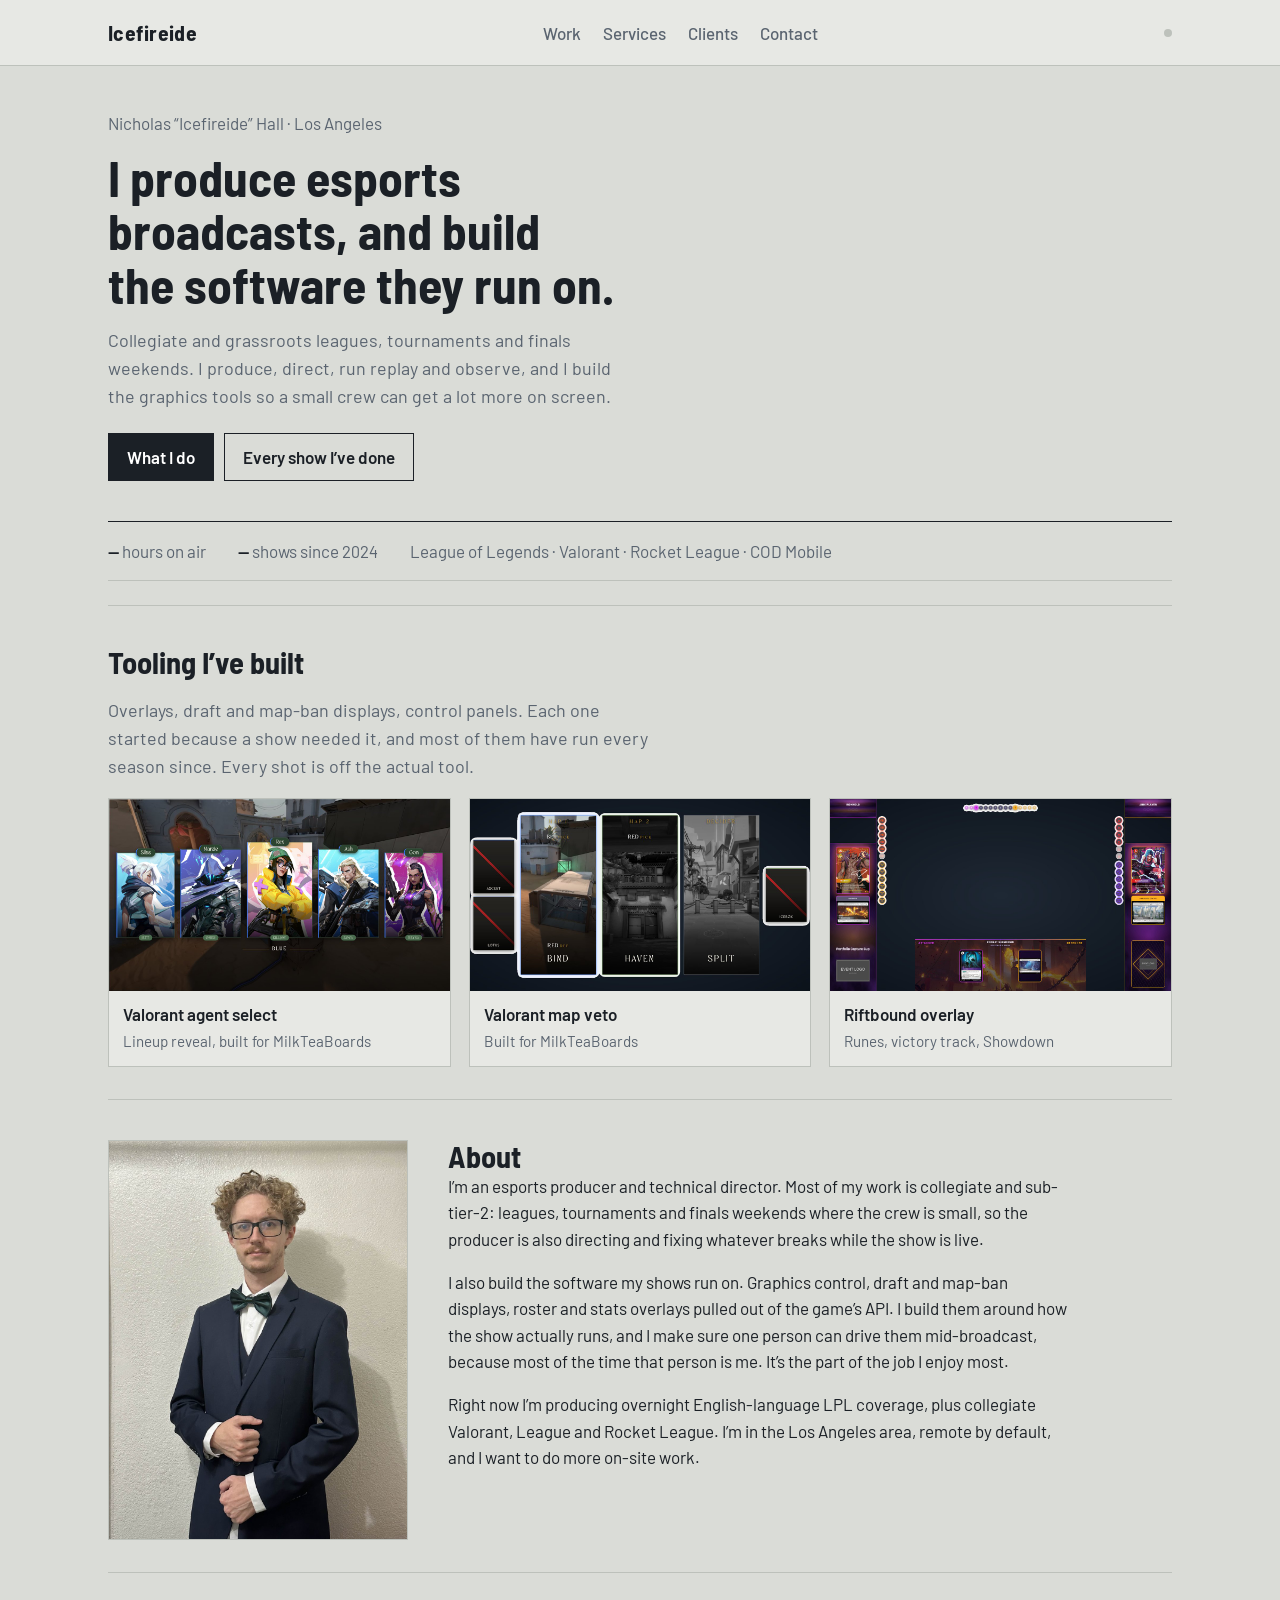
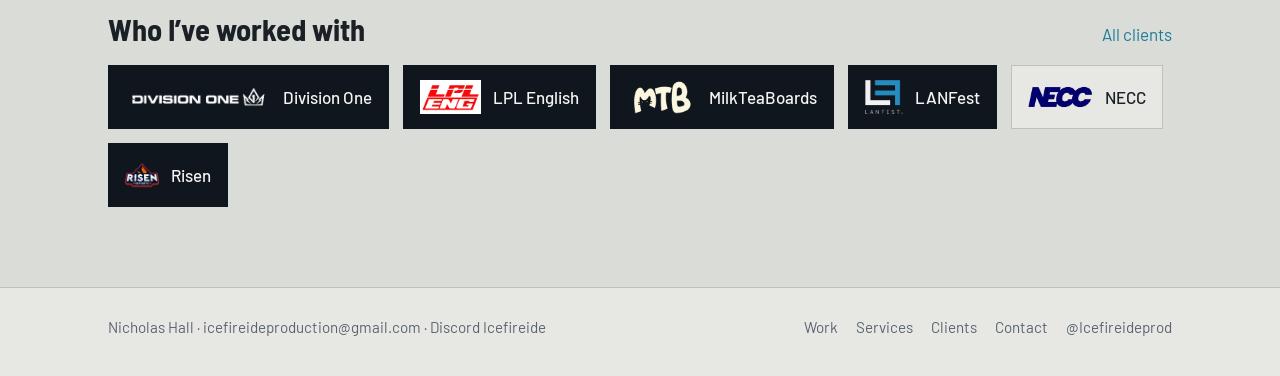
<file: index.html>
<!DOCTYPE html>
<html lang="en">
<head>
  <meta charset="UTF-8">
  <meta name="viewport" content="width=device-width, initial-scale=1">
  <title>Nicholas “Icefireide” Hall · Esports broadcast producer</title>
  <meta name="description" content="Nicholas “Icefireide” Hall produces esports broadcasts for collegiate and grassroots leagues, and builds the graphics tools they run on. Los Angeles, remote by default.">
  <link rel="preconnect" href="https://fonts.googleapis.com">
  <link rel="stylesheet" href="https://fonts.googleapis.com/css2?family=Barlow:wght@400;500;600&family=Barlow+Semi+Condensed:wght@600;700&display=swap">
  <link rel="stylesheet" href="site.css">
  <link rel="icon" href="favicon.svg" type="image/svg+xml">
  <script async src="https://www.googletagmanager.com/gtag/js?id=G-920XP9KWHX"></script>
  <script>window.dataLayer=window.dataLayer||[];function gtag(){dataLayer.push(arguments);}gtag('js',new Date());gtag('config','G-920XP9KWHX');</script>
</head>
<body>
  <header class="nav">
    <div class="wrap">
      <a href="index.html" class="wordmark">Icefireide</a>
      <ul class="nav-links">
        <li><a href="work.html">Work</a></li>
        <li><a href="services.html">Services</a></li>
        <li><a href="clients.html">Clients</a></li>
        <li><a href="contact.html">Contact</a></li>
      </ul>
      <span class="avail" data-avail></span>
    </div>
  </header>

  <main>
    <div class="wrap">
      <section class="hero">
        <div>
          <p class="who">Nicholas “Icefireide” Hall · Los Angeles</p>
          <h1>I produce esports broadcasts, and build the software they run on.</h1>
          <p class="lead">Collegiate and grassroots leagues, tournaments and finals weekends. I produce, direct, run replay and observe, and I build the graphics tools so a small crew can get a lot more on screen.</p>
          <div class="btns">
            <a href="services.html" class="btn primary">What I do</a>
            <a href="work.html" class="btn">Every show I’ve done</a>
          </div>
        </div>
        <div data-latest hidden>
          <div class="video"><iframe src="" title="Latest show" loading="lazy" allow="accelerometer; encrypted-media; picture-in-picture" allowfullscreen></iframe></div>
          <div class="video-cap" data-latest-cap></div>
        </div>
      </section>

      <div class="strip" data-totals-ready hidden>
        <span><b data-total="hours">—</b> hours on air</span>
        <span><b data-total="shows">—</b> shows since 2024</span>
        <span>League of Legends · Valorant · Rocket League · COD Mobile</span>
      </div>

      <section class="section">
        <div class="section-head">
          <h2>Tooling I’ve built</h2>
        </div>
        <p class="lead">Overlays, draft and map-ban displays, control panels. Each one started because a show needed it, and most of them have run every season since. Every shot is off the actual tool.</p>
        <div class="stills">
          <figure class="still"><img src="tooling/mtb-lineup.jpg" alt="Valorant agent select and lineup reveal" width="1280" height="720" loading="lazy"><figcaption><b>Valorant agent select</b><span>Lineup reveal, built for MilkTeaBoards</span></figcaption></figure>
          <figure class="still"><img src="tooling/mtb-veto.jpg" alt="Valorant map veto display with banned and picked maps" width="1280" height="720" loading="lazy"><figcaption><b>Valorant map veto</b><span>Built for MilkTeaBoards</span></figcaption></figure>
          <figure class="still"><img src="tooling/riftbound-overlay.jpg" alt="Riftbound overlay with rune clusters and the shared victory track" width="1280" height="720" loading="lazy"><figcaption><b>Riftbound overlay</b><span>Runes, victory track, Showdown</span></figcaption></figure>
        </div>
      </section>

      <section class="section">
        <div class="about">
          <img src="headshot.jpg" alt="Nicholas Hall" width="1000" height="1333" loading="lazy">
          <div>
            <h2>About</h2>
            <p>I’m an esports producer and technical director. Most of my work is collegiate and sub-tier-2: leagues, tournaments and finals weekends where the crew is small, so the producer is also directing and fixing whatever breaks while the show is live.</p>
            <p>I also build the software my shows run on. Graphics control, draft and map-ban displays, roster and stats overlays pulled out of the game’s API. I build them around how the show actually runs, and I make sure one person can drive them mid-broadcast, because most of the time that person is me. It’s the part of the job I enjoy most.</p>
            <p>Right now I’m producing overnight English-language LPL coverage, plus collegiate Valorant, League and Rocket League. I’m in the Los Angeles area, remote by default, and I want to do more on-site work.</p>
          </div>
        </div>
      </section>

      <section class="section">
        <div class="section-head">
          <h2>Who I’ve worked with</h2>
          <p><a href="clients.html">All clients</a></p>
        </div>
        <div class="logos">
          <div class="dark"><img src="D1 Logo.png" alt="" width="120" height="34">Division One</div>
          <div class="dark"><img src="LPL English Logo.png" alt="" width="120" height="34">LPL English</div>
          <div class="dark"><img src="mtb-logo.png" alt="" width="120" height="34">MilkTeaBoards</div>
          <div class="dark"><img src="LanFest Logo.png" alt="" width="120" height="34">LANFest</div>
          <div><img src="NECC Logo.png" alt="" width="120" height="34">NECC</div>
          <div class="dark"><img src="Risen Logo.webp" alt="" width="120" height="34">Risen</div>
        </div>
      </section>
    </div>
  </main>

  <footer>
    <div class="wrap">
      <div>Nicholas Hall · <a data-email="text" href="#"></a> · Discord Icefireide</div>
      <div class="links">
        <a href="work.html">Work</a><a href="services.html">Services</a><a href="clients.html">Clients</a><a href="contact.html">Contact</a><a href="https://twitter.com/Icefireideprod" target="_blank" rel="noopener">@Icefireideprod</a>
      </div>
    </div>
  </footer>
  <script src="site.js"></script>
</body>
</html>
</file>
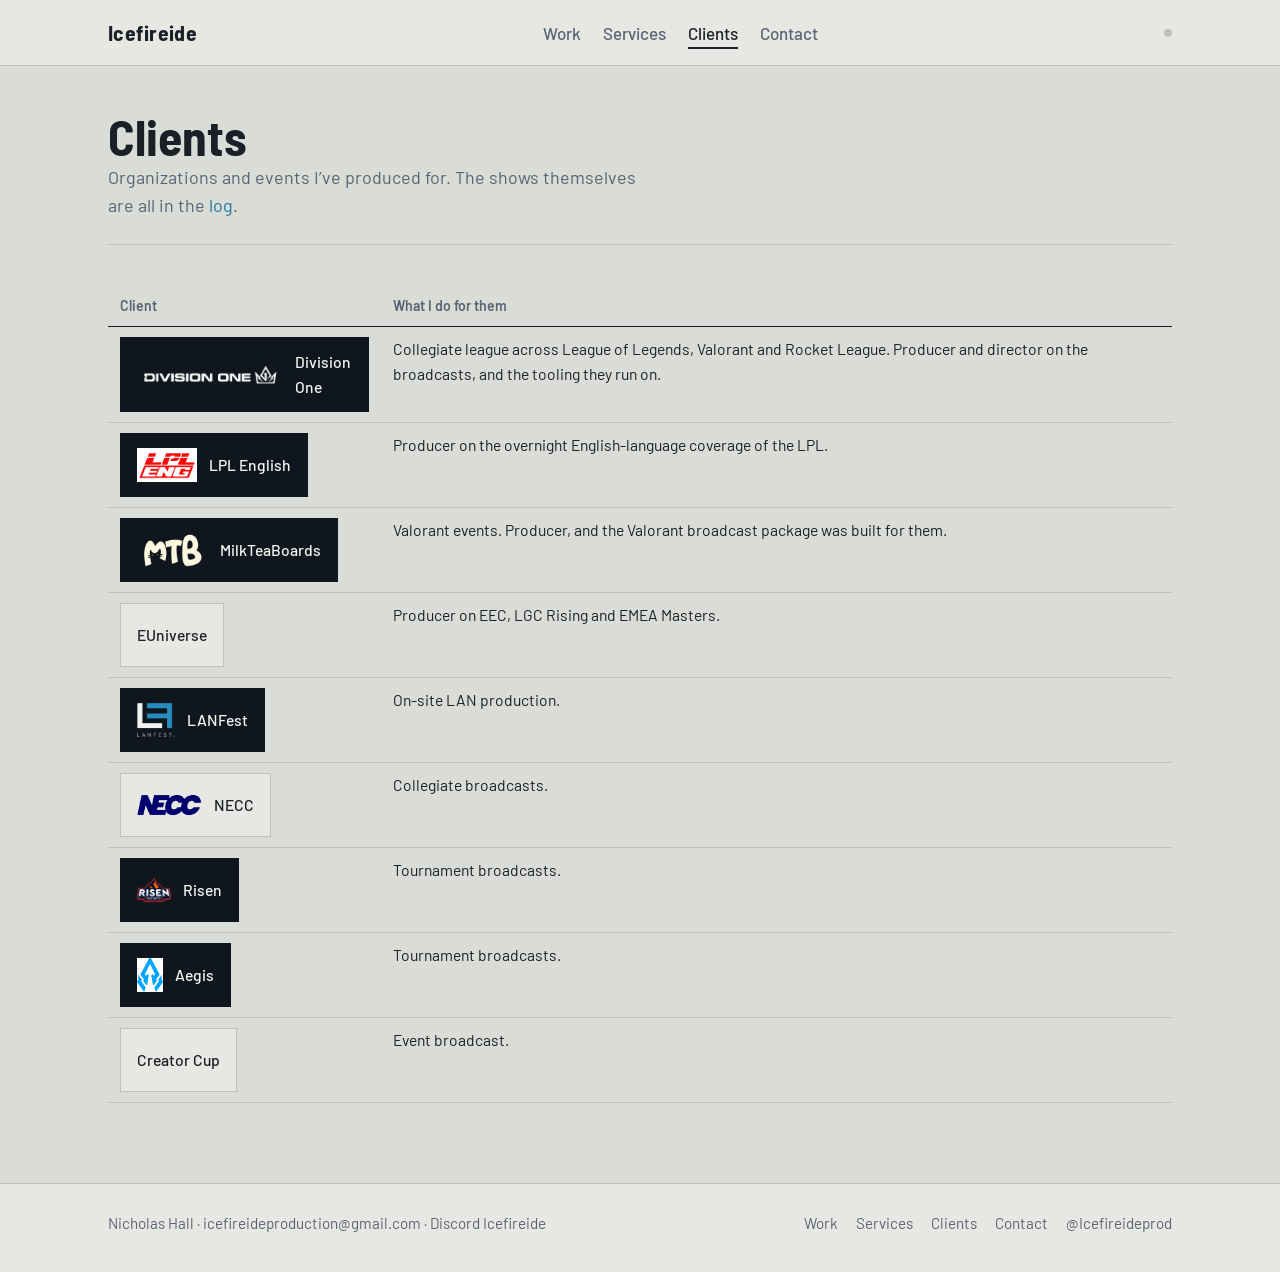
<file: clients.html>
<!DOCTYPE html>
<html lang="en">
<head>
  <meta charset="UTF-8">
  <meta name="viewport" content="width=device-width, initial-scale=1">
  <title>Clients · Icefireide</title>
  <meta name="description" content="Organizations and events Nicholas “Icefireide” Hall has produced for: Division One, MilkTeaBoards, LPL English, EUniverse, LANFest, NECC, Risen, Aegis and more.">
  <link rel="preconnect" href="https://fonts.googleapis.com">
  <link rel="stylesheet" href="https://fonts.googleapis.com/css2?family=Barlow:wght@400;500;600&family=Barlow+Semi+Condensed:wght@600;700&display=swap">
  <link rel="stylesheet" href="site.css">
  <link rel="icon" href="favicon.svg" type="image/svg+xml">
  <script async src="https://www.googletagmanager.com/gtag/js?id=G-920XP9KWHX"></script>
  <script>window.dataLayer=window.dataLayer||[];function gtag(){dataLayer.push(arguments);}gtag('js',new Date());gtag('config','G-920XP9KWHX');</script>
</head>
<body>
  <header class="nav">
    <div class="wrap">
      <a href="index.html" class="wordmark">Icefireide</a>
      <ul class="nav-links">
        <li><a href="work.html">Work</a></li>
        <li><a href="services.html">Services</a></li>
        <li><a href="clients.html" aria-current="page">Clients</a></li>
        <li><a href="contact.html">Contact</a></li>
      </ul>
      <span class="avail" data-avail></span>
    </div>
  </header>

  <main>
    <div class="wrap">
      <h1>Clients</h1>
      <p class="lead">Organizations and events I’ve produced for. The shows themselves are all in the <a href="work.html">log</a>.</p>

      <section class="section">
        <div class="tbl">
          <table>
            <thead><tr><th>Client</th><th>What I do for them</th></tr></thead>
            <tbody>
              <tr><td><div class="logos"><div class="dark"><img src="D1 Logo.png" alt="" width="120" height="34">Division One</div></div></td><td>Collegiate league across League of Legends, Valorant and Rocket League. Producer and director on the broadcasts, and the tooling they run on.</td></tr>
              <tr><td><div class="logos"><div class="dark"><img src="LPL English Logo.png" alt="" width="120" height="34">LPL English</div></div></td><td>Producer on the overnight English-language coverage of the LPL.</td></tr>
              <tr><td><div class="logos"><div class="dark"><img src="mtb-logo.png" alt="" width="120" height="34">MilkTeaBoards</div></div></td><td>Valorant events. Producer, and the Valorant broadcast package was built for them.</td></tr>
              <tr><td><div class="logos"><div>EUniverse</div></div></td><td>Producer on EEC, LGC Rising and EMEA Masters.</td></tr>
              <tr><td><div class="logos"><div class="dark"><img src="LanFest Logo.png" alt="" width="120" height="34">LANFest</div></div></td><td>On-site LAN production.</td></tr>
              <tr><td><div class="logos"><div><img src="NECC Logo.png" alt="" width="120" height="34">NECC</div></div></td><td>Collegiate broadcasts.</td></tr>
              <tr><td><div class="logos"><div class="dark"><img src="Risen Logo.webp" alt="" width="120" height="34">Risen</div></div></td><td>Tournament broadcasts.</td></tr>
              <tr><td><div class="logos"><div class="dark"><img src="Aegis Logo.png" alt="" width="120" height="34">Aegis</div></div></td><td>Tournament broadcasts.</td></tr>
              <tr><td><div class="logos"><div>Creator Cup</div></div></td><td>Event broadcast.</td></tr>
            </tbody>
          </table>
        </div>
      </section>
    </div>
  </main>

  <footer>
    <div class="wrap">
      <div>Nicholas Hall · <a data-email="text" href="#"></a> · Discord Icefireide</div>
      <div class="links">
        <a href="work.html">Work</a><a href="services.html">Services</a><a href="clients.html">Clients</a><a href="contact.html">Contact</a><a href="https://twitter.com/Icefireideprod" target="_blank" rel="noopener">@Icefireideprod</a>
      </div>
    </div>
  </footer>
  <script src="site.js"></script>
</body>
</html>
</file>
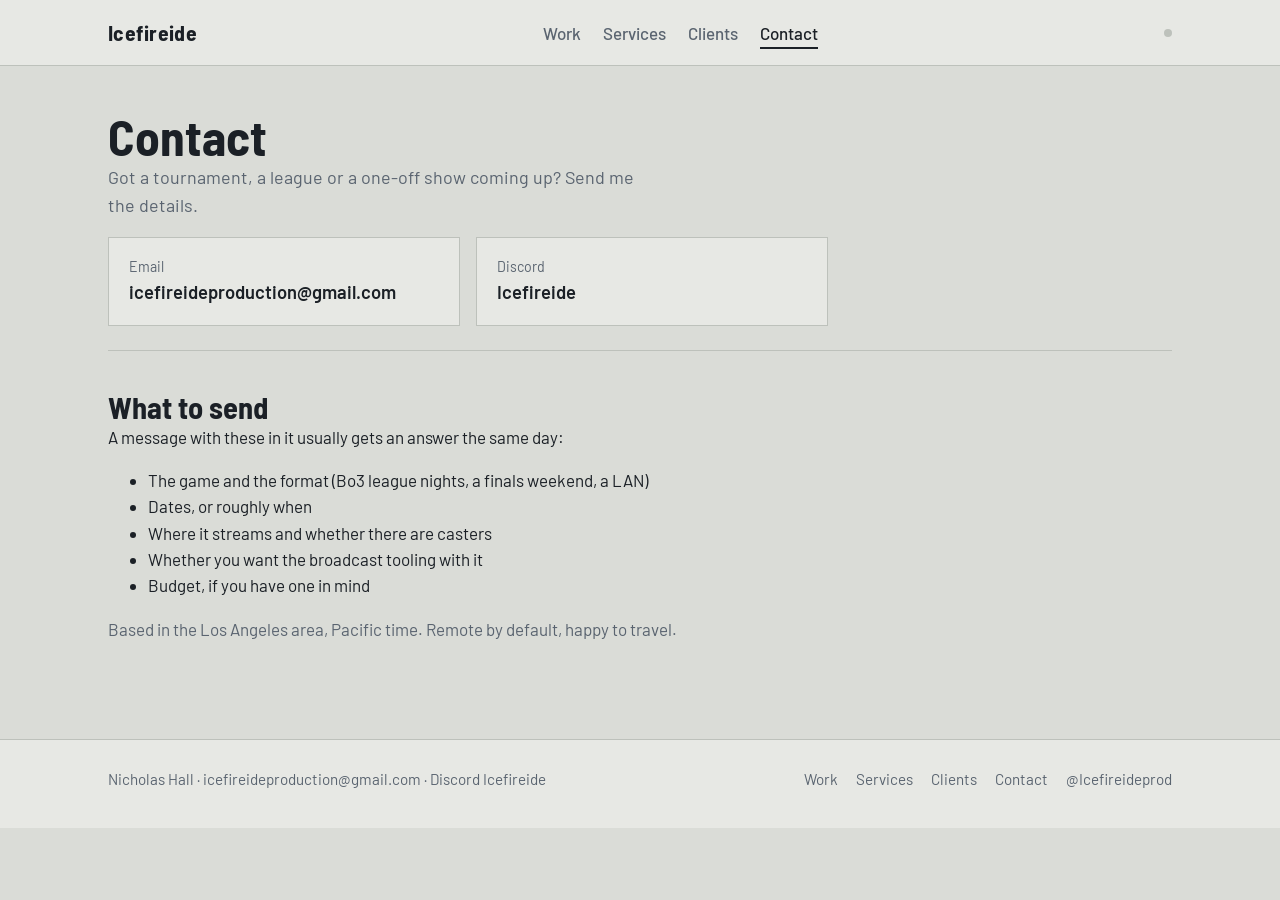
<file: contact.html>
<!DOCTYPE html>
<html lang="en">
<head>
  <meta charset="UTF-8">
  <meta name="viewport" content="width=device-width, initial-scale=1">
  <title>Contact · Icefireide</title>
  <meta name="description" content="Book Nicholas “Icefireide” Hall for esports broadcast production, remote or on site. Email and Discord.">
  <link rel="preconnect" href="https://fonts.googleapis.com">
  <link rel="stylesheet" href="https://fonts.googleapis.com/css2?family=Barlow:wght@400;500;600&family=Barlow+Semi+Condensed:wght@600;700&display=swap">
  <link rel="stylesheet" href="site.css">
  <link rel="icon" href="favicon.svg" type="image/svg+xml">
  <script async src="https://www.googletagmanager.com/gtag/js?id=G-920XP9KWHX"></script>
  <script>window.dataLayer=window.dataLayer||[];function gtag(){dataLayer.push(arguments);}gtag('js',new Date());gtag('config','G-920XP9KWHX');</script>
</head>
<body>
  <header class="nav">
    <div class="wrap">
      <a href="index.html" class="wordmark">Icefireide</a>
      <ul class="nav-links">
        <li><a href="work.html">Work</a></li>
        <li><a href="services.html">Services</a></li>
        <li><a href="clients.html">Clients</a></li>
        <li><a href="contact.html" aria-current="page">Contact</a></li>
      </ul>
      <span class="avail" data-avail></span>
    </div>
  </header>

  <main>
    <div class="wrap">
      <h1>Contact</h1>
      <p class="lead">Got a tournament, a league or a one-off show coming up? Send me the details.</p>
      <div class="contact-list">
        <a data-email href="#"><small>Email</small><span data-email-text></span></a>
        <a href="https://discordapp.com/users/Icefireide" target="_blank" rel="noopener"><small>Discord</small><span>Icefireide</span></a>
      </div>

      <section class="section">
        <h2>What to send</h2>
        <p>A message with these in it usually gets an answer the same day:</p>
        <ul>
          <li>The game and the format (Bo3 league nights, a finals weekend, a LAN)</li>
          <li>Dates, or roughly when</li>
          <li>Where it streams and whether there are casters</li>
          <li>Whether you want the broadcast tooling with it</li>
          <li>Budget, if you have one in mind</li>
        </ul>
        <p class="muted">Based in the Los Angeles area, Pacific time. Remote by default, happy to travel.</p>
      </section>
    </div>
  </main>

  <footer>
    <div class="wrap">
      <div>Nicholas Hall · <a data-email="text" href="#"></a> · Discord Icefireide</div>
      <div class="links">
        <a href="work.html">Work</a><a href="services.html">Services</a><a href="clients.html">Clients</a><a href="contact.html">Contact</a><a href="https://twitter.com/Icefireideprod" target="_blank" rel="noopener">@Icefireideprod</a>
      </div>
    </div>
  </footer>
  <script src="site.js"></script>
</body>
</html>
</file>
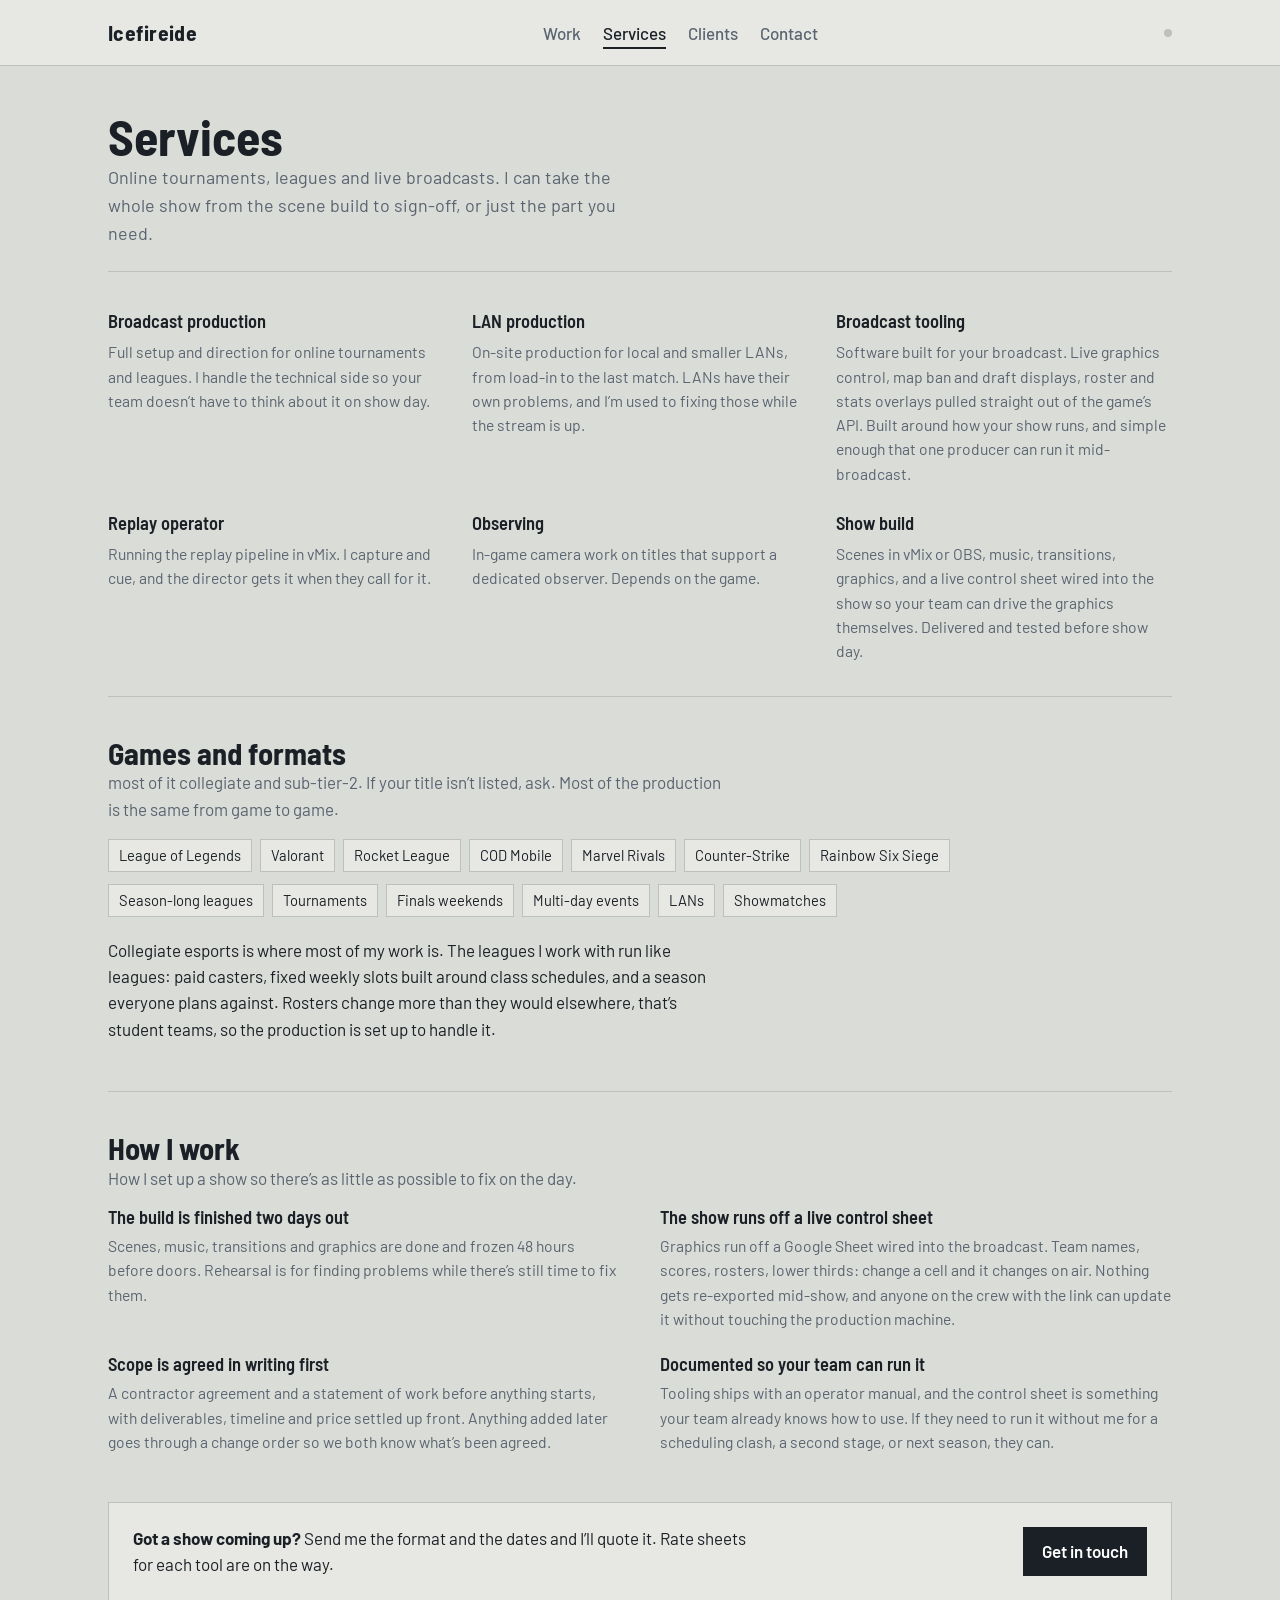
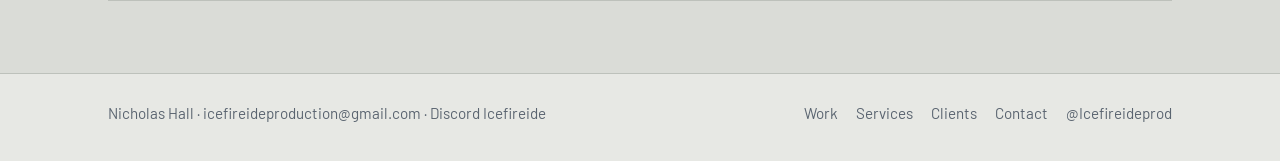
<file: services.html>
<!DOCTYPE html>
<html lang="en">
<head>
  <meta charset="UTF-8">
  <meta name="viewport" content="width=device-width, initial-scale=1">
  <title>Services · Icefireide</title>
  <meta name="description" content="Esports broadcast production, LAN production, replay, observing and broadcast tooling from Nicholas “Icefireide” Hall, remote or on site.">
  <link rel="preconnect" href="https://fonts.googleapis.com">
  <link rel="stylesheet" href="https://fonts.googleapis.com/css2?family=Barlow:wght@400;500;600&family=Barlow+Semi+Condensed:wght@600;700&display=swap">
  <link rel="stylesheet" href="site.css">
  <link rel="icon" href="favicon.svg" type="image/svg+xml">
  <script async src="https://www.googletagmanager.com/gtag/js?id=G-920XP9KWHX"></script>
  <script>window.dataLayer=window.dataLayer||[];function gtag(){dataLayer.push(arguments);}gtag('js',new Date());gtag('config','G-920XP9KWHX');</script>
</head>
<body>
  <header class="nav">
    <div class="wrap">
      <a href="index.html" class="wordmark">Icefireide</a>
      <ul class="nav-links">
        <li><a href="work.html">Work</a></li>
        <li><a href="services.html" aria-current="page">Services</a></li>
        <li><a href="clients.html">Clients</a></li>
        <li><a href="contact.html">Contact</a></li>
      </ul>
      <span class="avail" data-avail></span>
    </div>
  </header>

  <main>
    <div class="wrap">
      <h1>Services</h1>
      <p class="lead">Online tournaments, leagues and live broadcasts. I can take the whole show from the scene build to sign-off, or just the part you need.</p>

      <section class="section">
        <div class="services">
          <div>
            <h3>Broadcast production</h3>
            <p>Full setup and direction for online tournaments and leagues. I handle the technical side so your team doesn’t have to think about it on show day.</p>
          </div>
          <div>
            <h3>LAN production</h3>
            <p>On-site production for local and smaller LANs, from load-in to the last match. LANs have their own problems, and I’m used to fixing those while the stream is up.</p>
          </div>
          <div>
            <h3>Broadcast tooling</h3>
            <p>Software built for your broadcast. Live graphics control, map ban and draft displays, roster and stats overlays pulled straight out of the game’s API. Built around how your show runs, and simple enough that one producer can run it mid-broadcast.</p>
          </div>
          <div>
            <h3>Replay operator</h3>
            <p>Running the replay pipeline in vMix. I capture and cue, and the director gets it when they call for it.</p>
          </div>
          <div>
            <h3>Observing</h3>
            <p>In-game camera work on titles that support a dedicated observer. Depends on the game.</p>
          </div>
          <div>
            <h3>Show build</h3>
            <p>Scenes in vMix or OBS, music, transitions, graphics, and a live control sheet wired into the show so your team can drive the graphics themselves. Delivered and tested before show day.</p>
          </div>
        </div>
      </section>

      <section class="section">
        <h2>Games and formats</h2>
        <p class="muted"><span data-totals-ready hidden><b data-total="hours">—</b> hours on air across <b data-total="shows">—</b> shows since 2024, </span>most of it collegiate and sub-tier-2. If your title isn’t listed, ask. Most of the production is the same from game to game.</p>
        <div class="tags" style="margin-bottom:12px;">
          <span>League of Legends</span><span>Valorant</span><span>Rocket League</span><span>COD Mobile</span><span>Marvel Rivals</span><span>Counter-Strike</span><span>Rainbow Six Siege</span>
        </div>
        <div class="tags">
          <span>Season-long leagues</span><span>Tournaments</span><span>Finals weekends</span><span>Multi-day events</span><span>LANs</span><span>Showmatches</span>
        </div>
        <p style="margin-top:20px;">Collegiate esports is where most of my work is. The leagues I work with run like leagues: paid casters, fixed weekly slots built around class schedules, and a season everyone plans against. Rosters change more than they would elsewhere, that’s student teams, so the production is set up to handle it.</p>
      </section>

      <section class="section">
        <h2>How I work</h2>
        <p class="muted">How I set up a show so there’s as little as possible to fix on the day.</p>
        <div class="process">
          <div>
            <h3>The build is finished two days out</h3>
            <p>Scenes, music, transitions and graphics are done and frozen 48 hours before doors. Rehearsal is for finding problems while there’s still time to fix them.</p>
          </div>
          <div>
            <h3>The show runs off a live control sheet</h3>
            <p>Graphics run off a Google Sheet wired into the broadcast. Team names, scores, rosters, lower thirds: change a cell and it changes on air. Nothing gets re-exported mid-show, and anyone on the crew with the link can update it without touching the production machine.</p>
          </div>
          <div>
            <h3>Scope is agreed in writing first</h3>
            <p>A contractor agreement and a statement of work before anything starts, with deliverables, timeline and price settled up front. Anything added later goes through a change order so we both know what’s been agreed.</p>
          </div>
          <div>
            <h3>Documented so your team can run it</h3>
            <p>Tooling ships with an operator manual, and the control sheet is something your team already knows how to use. If they need to run it without me for a scheduling clash, a second stage, or next season, they can.</p>
          </div>
        </div>
      </section>

      <div class="callout">
        <p><b>Got a show coming up?</b> Send me the format and the dates and I’ll quote it. Rate sheets for each tool are on the way.</p>
        <a href="contact.html" class="btn primary">Get in touch</a>
      </div>
    </div>
  </main>

  <footer>
    <div class="wrap">
      <div>Nicholas Hall · <a data-email="text" href="#"></a> · Discord Icefireide</div>
      <div class="links">
        <a href="work.html">Work</a><a href="services.html">Services</a><a href="clients.html">Clients</a><a href="contact.html">Contact</a><a href="https://twitter.com/Icefireideprod" target="_blank" rel="noopener">@Icefireideprod</a>
      </div>
    </div>
  </footer>
  <script src="site.js"></script>
</body>
</html>
</file>
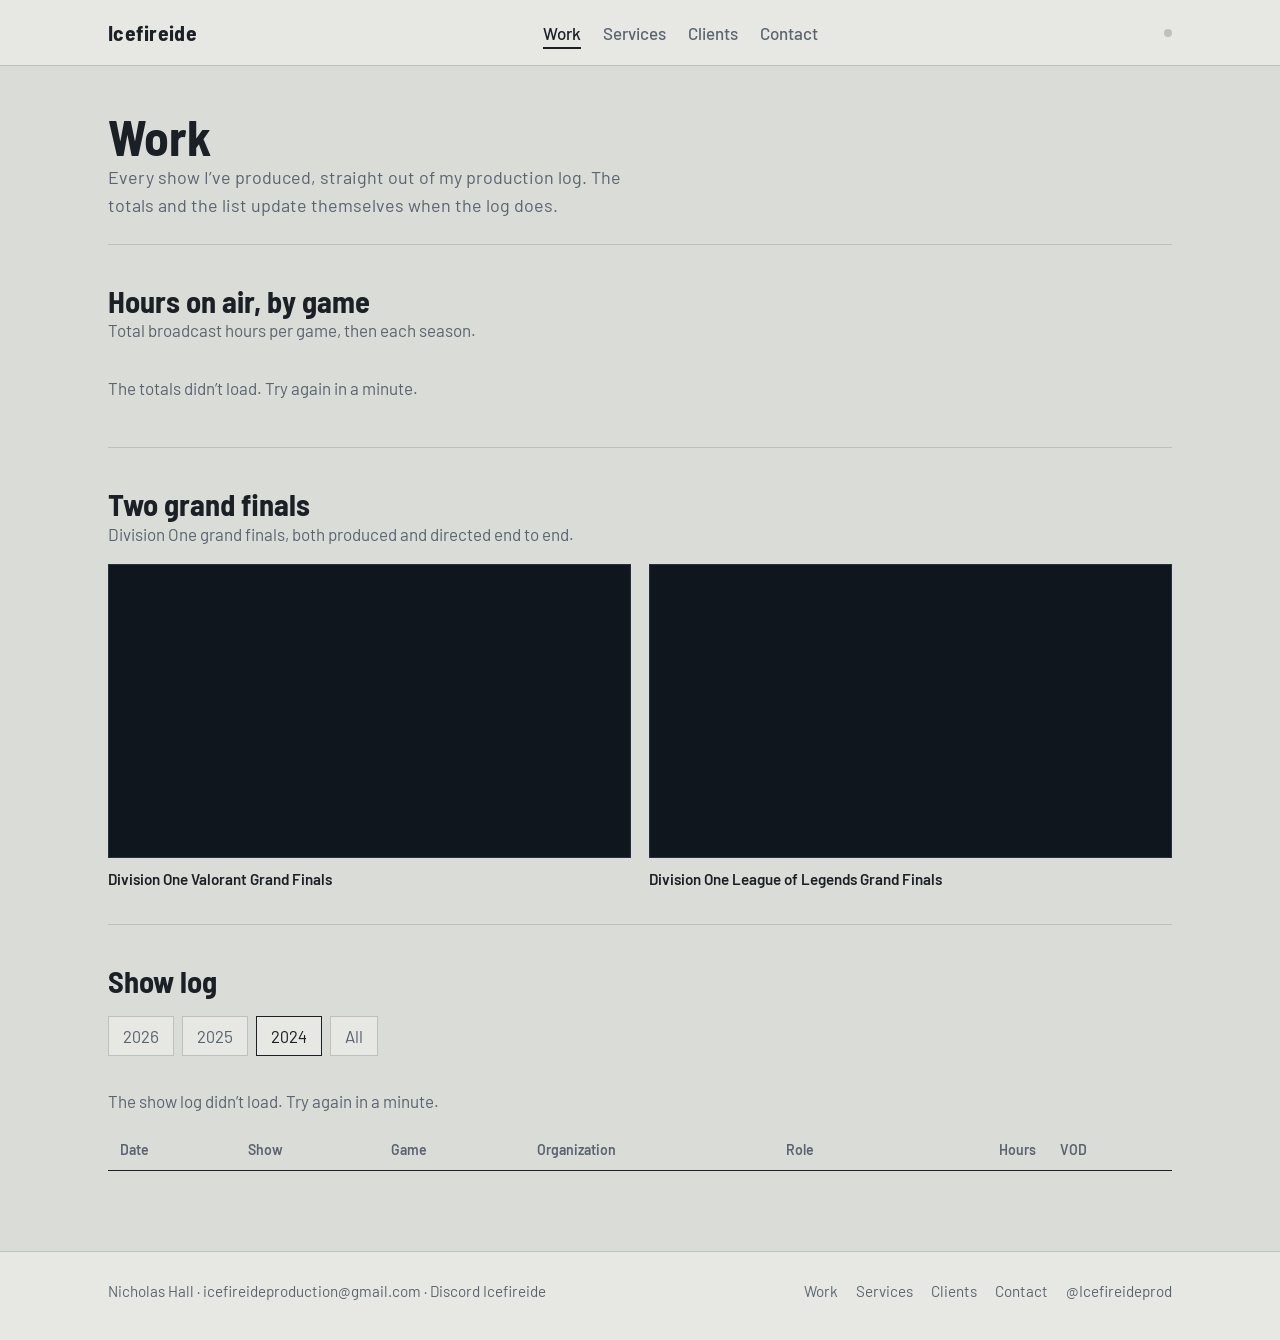
<file: work-2024.html>
<!DOCTYPE html>
<html lang="en"><head><meta charset="UTF-8"><title>2024 shows · Icefireide</title>
<meta http-equiv="refresh" content="0; url=work.html#2024"><link rel="canonical" href="work.html">
</head><body><p>The show log moved. <a href="work.html#2024">Open the 2024 shows</a>.</p></body></html>
</file>
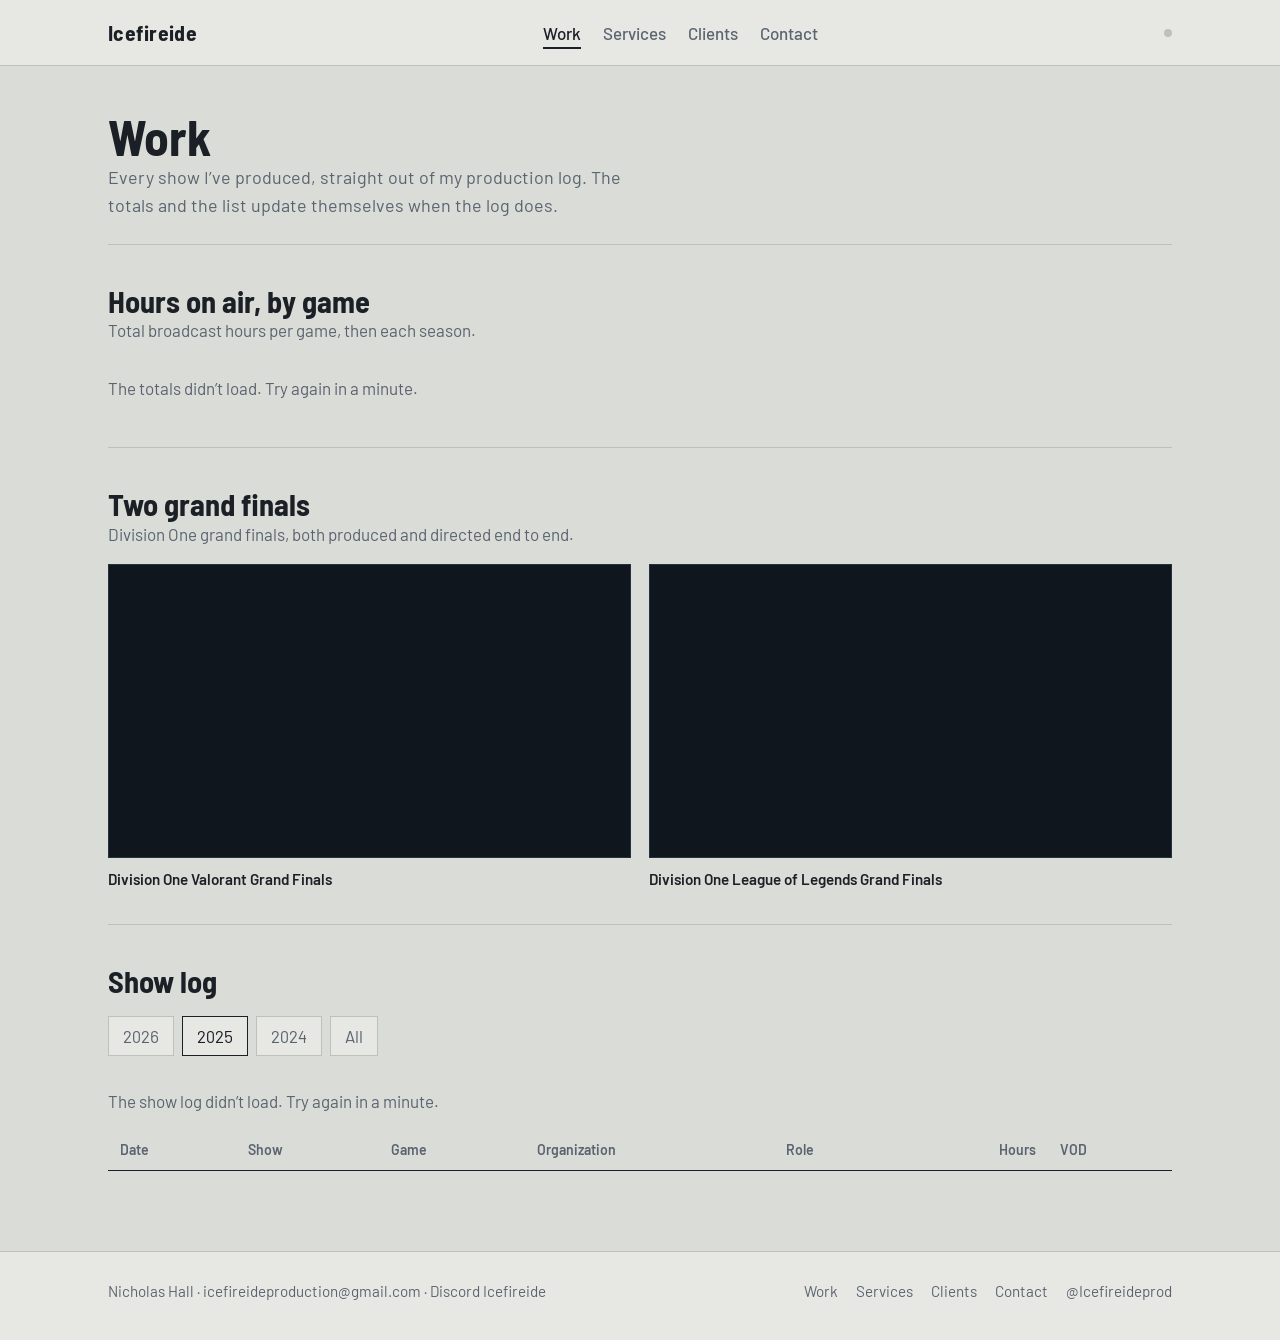
<file: work-2025.html>
<!DOCTYPE html>
<html lang="en"><head><meta charset="UTF-8"><title>2025 shows · Icefireide</title>
<meta http-equiv="refresh" content="0; url=work.html#2025"><link rel="canonical" href="work.html">
</head><body><p>The show log moved. <a href="work.html#2025">Open the 2025 shows</a>.</p></body></html>
</file>
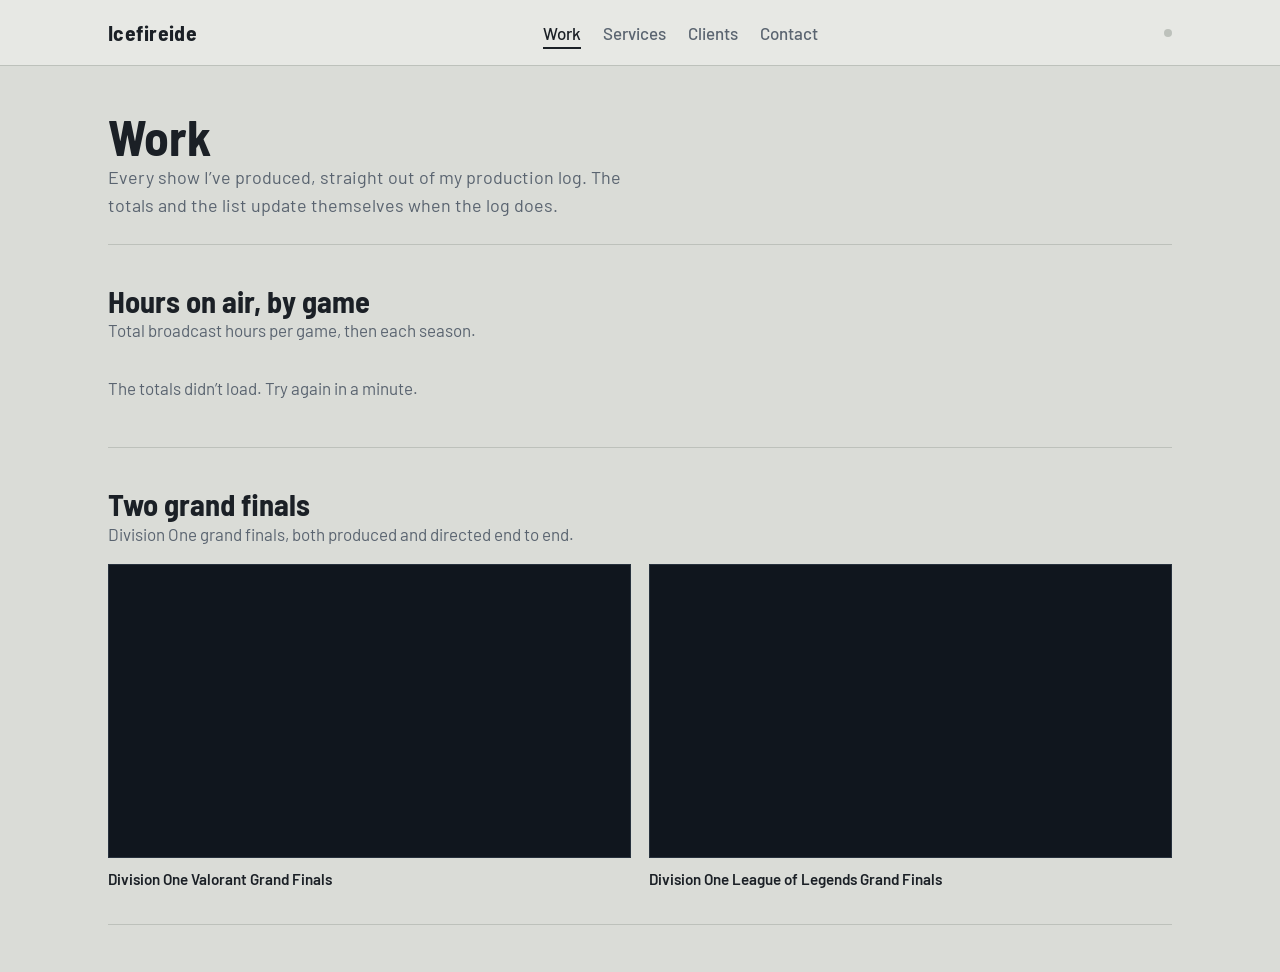
<file: work-2026.html>
<!DOCTYPE html>
<html lang="en"><head><meta charset="UTF-8"><title>2026 shows · Icefireide</title>
<meta http-equiv="refresh" content="0; url=work.html#2026"><link rel="canonical" href="work.html">
</head><body><p>The show log moved. <a href="work.html#2026">Open the 2026 shows</a>.</p></body></html>
</file>
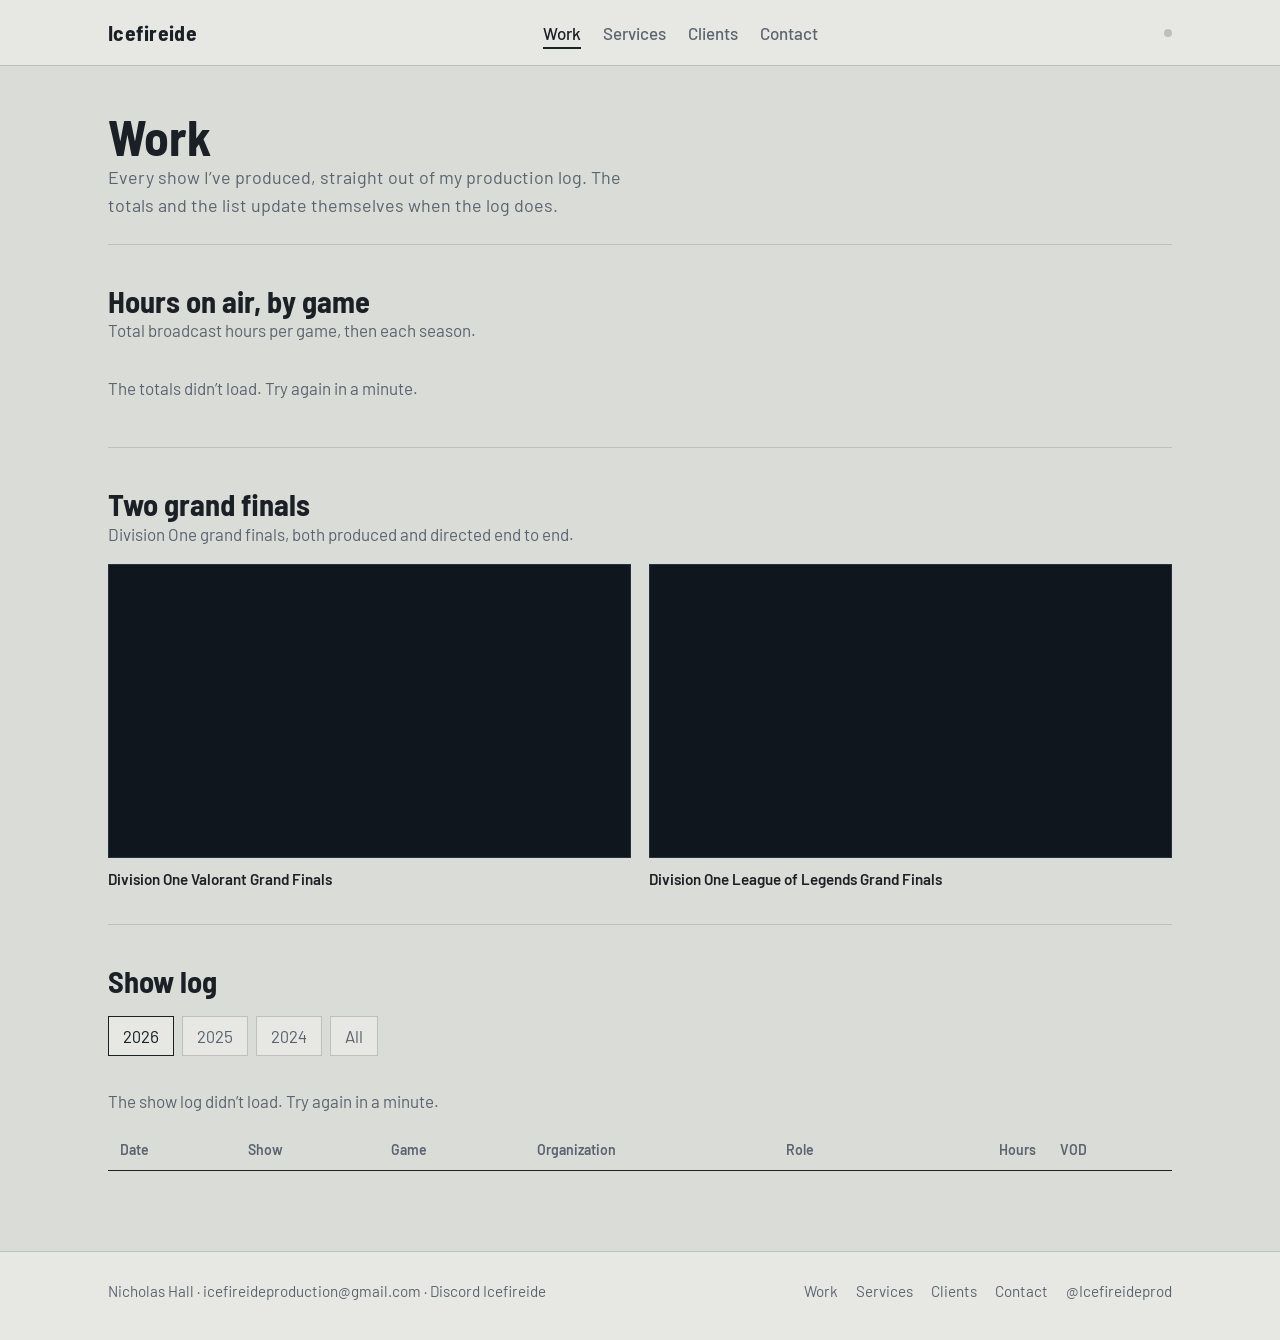
<file: work.html>
<!DOCTYPE html>
<html lang="en">
<head>
  <meta charset="UTF-8">
  <meta name="viewport" content="width=device-width, initial-scale=1">
  <title>Work · Icefireide</title>
  <meta name="description" content="Every esports show Nicholas “Icefireide” Hall has produced since 2024, totalled by game and listed by date, straight from the production log.">
  <link rel="preconnect" href="https://fonts.googleapis.com">
  <link rel="stylesheet" href="https://fonts.googleapis.com/css2?family=Barlow:wght@400;500;600&family=Barlow+Semi+Condensed:wght@600;700&display=swap">
  <link rel="stylesheet" href="site.css">
  <link rel="icon" href="favicon.svg" type="image/svg+xml">
  <script async src="https://www.googletagmanager.com/gtag/js?id=G-920XP9KWHX"></script>
  <script>window.dataLayer=window.dataLayer||[];function gtag(){dataLayer.push(arguments);}gtag('js',new Date());gtag('config','G-920XP9KWHX');</script>
</head>
<body>
  <header class="nav">
    <div class="wrap">
      <a href="index.html" class="wordmark">Icefireide</a>
      <ul class="nav-links">
        <li><a href="work.html" aria-current="page">Work</a></li>
        <li><a href="services.html">Services</a></li>
        <li><a href="clients.html">Clients</a></li>
        <li><a href="contact.html">Contact</a></li>
      </ul>
      <span class="avail" data-avail></span>
    </div>
  </header>

  <main>
    <div class="wrap">
      <h1>Work</h1>
      <p class="lead">Every show I’ve produced, straight out of my production log. The totals and the list update themselves when the log does.</p>

      <section class="section">
        <h2>Hours on air, by game</h2>
        <p class="muted">Total broadcast hours per game, then each season.</p>
        <div class="state" data-totals-state aria-live="polite">Loading the totals…</div>
        <div class="tbl" data-totals-table hidden>
          <table>
            <thead><tr><th>Game</th><th class="num">Hours</th><th class="num">Shows</th><th class="num">2026 h</th><th class="num">2025 h</th><th class="num">2024 h</th></tr></thead>
            <tbody></tbody>
          </table>
        </div>
      </section>

      <section class="section">
        <h2>Two grand finals</h2>
        <p class="muted">Division One grand finals, both produced and directed end to end.</p>
        <div class="stills two">
          <figure>
            <div class="video"><iframe src="https://www.youtube-nocookie.com/embed/IcmEY9MfYTs?rel=0" title="Division One Valorant Grand Finals" loading="lazy" allow="accelerometer; encrypted-media; picture-in-picture" allowfullscreen></iframe></div>
            <figcaption class="video-cap"><span><b>Division One Valorant Grand Finals</b></span></figcaption>
          </figure>
          <figure>
            <div class="video"><iframe src="https://www.youtube-nocookie.com/embed/buqcU4sN5mc?rel=0" title="Division One League of Legends Grand Finals" loading="lazy" allow="accelerometer; encrypted-media; picture-in-picture" allowfullscreen></iframe></div>
            <figcaption class="video-cap"><span><b>Division One League of Legends Grand Finals</b></span></figcaption>
          </figure>
        </div>
      </section>

      <section class="section">
        <div class="section-head">
          <h2>Show log</h2>
          <p data-log-count></p>
        </div>
        <div class="filters" data-log-filters role="group" aria-label="Filter by year">
          <button type="button" data-year="2026">2026</button>
          <button type="button" data-year="2025">2025</button>
          <button type="button" data-year="2024">2024</button>
          <button type="button" data-year="all">All</button>
        </div>
        <div class="state" data-log-state aria-live="polite">Loading the log…</div>
        <p class="state" data-log-warn aria-live="polite" hidden></p>
        <div class="tbl" data-log>
          <table>
            <thead><tr><th>Date</th><th>Show</th><th>Game</th><th>Organization</th><th>Role</th><th class="num">Hours</th><th>VOD</th></tr></thead>
            <tbody></tbody>
          </table>
        </div>
      </section>
    </div>
  </main>

  <footer>
    <div class="wrap">
      <div>Nicholas Hall · <a data-email="text" href="#"></a> · Discord Icefireide</div>
      <div class="links">
        <a href="work.html">Work</a><a href="services.html">Services</a><a href="clients.html">Clients</a><a href="contact.html">Contact</a><a href="https://twitter.com/Icefireideprod" target="_blank" rel="noopener">@Icefireideprod</a>
      </div>
    </div>
  </footer>
  <script src="site.js"></script>
</body>
</html>
</file>
<file: site.css>
/* Icefireide — site styles. One family (Barlow) in two widths, one accent. */
:root {
  --bg: #DADCD7;
  --panel: #E7E8E4;
  --line: #BDC1BB;
  --ink: #1B2026;
  --muted: #5A6470;
  --accent: #1D7B99;
  --dark: #10161E;
  --dark-line: #27313D;
  --ok: #2E8B4A;
  --no: #B8412B;
  --max: 1120px;
}
*, *::before, *::after { box-sizing: border-box; }
html { -webkit-text-size-adjust: 100%; }
body {
  margin: 0; background: var(--bg); color: var(--ink);
  font-family: 'Barlow', 'Segoe UI', system-ui, sans-serif; font-size: 17px; line-height: 1.55;
  font-variant-numeric: tabular-nums;
}
img { max-width: 100%; height: auto; display: block; }
a { color: var(--accent); text-decoration: none; }
a:hover { text-decoration: underline; }
a:focus-visible, button:focus-visible { outline: 2px solid var(--accent); outline-offset: 2px; }
h1, h2, h3 { font-family: 'Barlow Semi Condensed', 'Barlow', sans-serif; font-weight: 700; line-height: 1.08; margin: 0; text-wrap: balance; color: var(--ink); }
h1 { font-size: clamp(2.1rem, 4.2vw, 3.1rem); }
h2 { font-size: clamp(1.5rem, 2.6vw, 1.9rem); }
h3 { font-size: 1.15rem; font-weight: 600; }
p { margin: 0 0 1em; max-width: 62ch; }
p.lead { font-size: 1.12rem; color: var(--muted); max-width: 54ch; }
.muted { color: var(--muted); }
.wrap { max-width: var(--max); margin: 0 auto; padding: 0 28px; }

/* Nav */
.nav { border-bottom: 1px solid var(--line); background: var(--panel); }
.nav .wrap { display: flex; align-items: center; justify-content: space-between; gap: 20px; flex-wrap: wrap; padding-top: 16px; padding-bottom: 16px; }
.wordmark { font-family: 'Barlow Semi Condensed', sans-serif; font-weight: 700; font-size: 1.35rem; letter-spacing: .02em; color: var(--ink); }
.wordmark:hover { text-decoration: none; }
.nav-links { display: flex; gap: 22px; list-style: none; margin: 0; padding: 0; flex-wrap: wrap; }
.nav-links a { color: var(--muted); font-weight: 500; padding: 4px 0; border-bottom: 2px solid transparent; }
.nav-links a:hover { color: var(--ink); text-decoration: none; }
.nav-links a[aria-current="page"] { color: var(--ink); border-bottom-color: var(--ink); }
.avail { display: inline-flex; align-items: center; gap: 8px; font-size: .92rem; color: var(--muted); }
.avail::before { content: ''; width: 8px; height: 8px; border-radius: 50%; background: var(--line); }
.avail.is-yes { color: var(--ok); } .avail.is-yes::before { background: var(--ok); }
.avail.is-no { color: var(--no); } .avail.is-no::before { background: var(--no); }

/* Page rhythm */
main { padding: 44px 0 72px; }
.section { padding: 40px 0 8px; margin-top: 24px; border-top: 1px solid var(--line); }
.section-head { display: flex; align-items: baseline; justify-content: space-between; gap: 20px; flex-wrap: wrap; margin-bottom: 18px; }
.section-head p { margin: 0; color: var(--muted); }
.rule { border: 0; border-top: 1px solid var(--line); margin: 36px 0; }

/* Buttons */
.btn { display: inline-block; padding: 10px 18px; border: 1px solid var(--ink); font-weight: 600; color: var(--ink); background: transparent; line-height: 1.2; cursor: pointer; font: inherit; font-weight: 600; }
.btn:hover { text-decoration: none; background: var(--panel); }
.btn.primary { background: var(--ink); color: #fff; }
.btn.primary:hover { background: #2B333C; }
.btns { display: flex; gap: 10px; flex-wrap: wrap; }

/* Hero (home) */
.hero { display: grid; grid-template-columns: 1.05fr 1fr; gap: 44px; align-items: start; }
.hero .who { color: var(--muted); margin-bottom: 14px; }
.hero h1 { margin-bottom: 16px; }
.hero p.lead { margin-bottom: 22px; }

/* Video frames */
.video { aspect-ratio: 16 / 9; background: var(--dark); border: 1px solid var(--dark-line); position: relative; }
.video iframe { position: absolute; inset: 0; width: 100%; height: 100%; border: 0; }
.video-cap { display: flex; justify-content: space-between; gap: 12px; flex-wrap: wrap; color: var(--muted); font-size: .95rem; margin-top: 10px; }
.video-cap b { color: var(--ink); font-weight: 600; }

/* Totals strip */
.strip { display: flex; gap: 32px; flex-wrap: wrap; padding: 16px 0; margin-top: 40px; border-top: 1px solid var(--ink); border-bottom: 1px solid var(--line); color: var(--muted); }
.strip b { color: var(--ink); font-weight: 600; }

/* Stills / tool grid */
.stills { display: grid; grid-template-columns: repeat(3, 1fr); gap: 18px; }
.stills.two { grid-template-columns: 1fr 1fr; }
.still { background: var(--panel); border: 1px solid var(--line); }
.still img { aspect-ratio: 16 / 9; object-fit: cover; width: 100%; background: var(--dark); }
.still figcaption { padding: 10px 14px 12px; }
.still figcaption b { display: block; font-weight: 600; }
.still figcaption span { color: var(--muted); font-size: .95rem; }
figure { margin: 0; }

/* Tooling page blocks */
.kit { display: grid; grid-template-columns: 1fr 1.5fr; gap: 28px; padding: 36px 0; border-top: 1px solid var(--line); align-items: start; }
.kit:first-of-type { border-top: 0; }
.kit .credit { color: var(--muted); margin: 4px 0 14px; }
.kit ul { margin: 0; padding-left: 18px; }
.kit li { margin: 4px 0; }
.kit-shots { display: grid; gap: 14px; }
.kit-shots.two { grid-template-columns: 1fr 1fr; }
.kit-shots figure img { width: 100%; aspect-ratio: 16 / 9; object-fit: cover; background: var(--dark); border: 1px solid var(--line); }
.kit-shots figcaption { color: var(--muted); font-size: .92rem; margin-top: 6px; }
.fine { color: var(--muted); font-size: .9rem; max-width: 70ch; }
.pricing { margin-top: 22px; padding-top: 14px; border-top: 1px solid var(--line); }
.pricing h3 { margin-bottom: 8px; }
.pricing table { font-size: .95rem; }
.pricing td { padding: 6px 8px 6px 0; }
.pricing td.num { white-space: nowrap; font-weight: 600; }
.pricing p { margin: 10px 0 0; }
.pricing small { display: block; font-size: .88rem; margin-top: 2px; }
.sr-only { position: absolute; width: 1px; height: 1px; overflow: hidden; clip: rect(0 0 0 0); white-space: nowrap; }

/* About */
.about { display: grid; grid-template-columns: 300px 1fr; gap: 40px; align-items: start; }
.about img { width: 100%; aspect-ratio: 3 / 4; object-fit: cover; border: 1px solid var(--line); }

/* Logo row */
.logos { display: flex; flex-wrap: wrap; gap: 14px; align-items: stretch; }
.logos > div { display: flex; align-items: center; gap: 12px; padding: 12px 16px; background: var(--panel); border: 1px solid var(--line); min-height: 64px; font-weight: 500; }
.logos img { height: 34px; width: auto; }
.logos > div.dark { background: var(--dark); border-color: var(--dark); color: #F4F4F1; }

/* Tables */
.tbl { overflow-x: auto; }
table { border-collapse: collapse; width: 100%; font-size: .98rem; }
th, td { text-align: left; padding: 10px 12px; border-bottom: 1px solid var(--line); vertical-align: top; }
th { font-weight: 600; color: var(--muted); font-size: .88rem; border-bottom: 1px solid var(--ink); }
td.num, th.num { text-align: right; }
tr.total td { font-weight: 600; border-top: 1px solid var(--ink); }
.rates td:first-child { font-weight: 600; white-space: nowrap; }
.rates td.price { white-space: nowrap; }
.rates td.desc { color: var(--muted); }

/* Filter buttons (work log) */
.filters { display: flex; gap: 8px; flex-wrap: wrap; margin: 14px 0 18px; }
.filters button { font: inherit; padding: 6px 14px; border: 1px solid var(--line); background: var(--panel); color: var(--muted); cursor: pointer; }
.filters button[aria-pressed="true"] { border-color: var(--ink); color: var(--ink); background: var(--panel); }
.state { color: var(--muted); padding: 14px 0; }

/* Services */
.services { display: grid; grid-template-columns: repeat(3, 1fr); gap: 28px; }
.services h3 { margin-bottom: 8px; }
.services p { color: var(--muted); margin: 0; font-size: .98rem; }
.process { display: grid; grid-template-columns: 1fr 1fr; gap: 24px 40px; }
.process h3 { margin-bottom: 6px; }
.process p { color: var(--muted); margin: 0; font-size: .98rem; }
.tags { display: flex; flex-wrap: wrap; gap: 8px; }
.tags span { padding: 4px 10px; border: 1px solid var(--line); background: var(--panel); font-size: .92rem; }
.callout { background: var(--panel); border: 1px solid var(--line); padding: 22px 24px; display: flex; justify-content: space-between; align-items: center; gap: 20px; flex-wrap: wrap; margin-top: 40px; }
.callout p { margin: 0; }

/* Contact */
.contact-list { display: grid; grid-template-columns: 1fr 1fr; gap: 16px; max-width: 720px; }
.contact-list a { display: block; padding: 18px 20px; background: var(--panel); border: 1px solid var(--line); color: var(--ink); }
.contact-list a:hover { border-color: var(--ink); text-decoration: none; }
.contact-list small { display: block; color: var(--muted); }
.contact-list span { font-size: 1.15rem; font-weight: 600; }

/* Footer */
footer { border-top: 1px solid var(--line); background: var(--panel); padding: 28px 0 36px; color: var(--muted); font-size: .95rem; }
footer .wrap { display: flex; justify-content: space-between; gap: 24px; flex-wrap: wrap; }
footer .links { display: flex; gap: 18px; flex-wrap: wrap; }
footer a { color: var(--muted); }
footer a:hover { color: var(--ink); }

@media (max-width: 860px) {
  .hero, .about, .kit, .process, .contact-list { grid-template-columns: 1fr; }
  .stills, .services { grid-template-columns: 1fr 1fr; }
  .about img { max-width: 300px; }
}
@media (max-width: 560px) {
  body { font-size: 16px; }
  .wrap { padding: 0 18px; }
  .stills, .stills.two, .services, .kit-shots.two { grid-template-columns: 1fr; }
  .nav-links { gap: 14px; }
  main { padding-top: 28px; }
}
@media (prefers-reduced-motion: reduce) { * { transition: none !important; animation: none !important; } }
</file>
